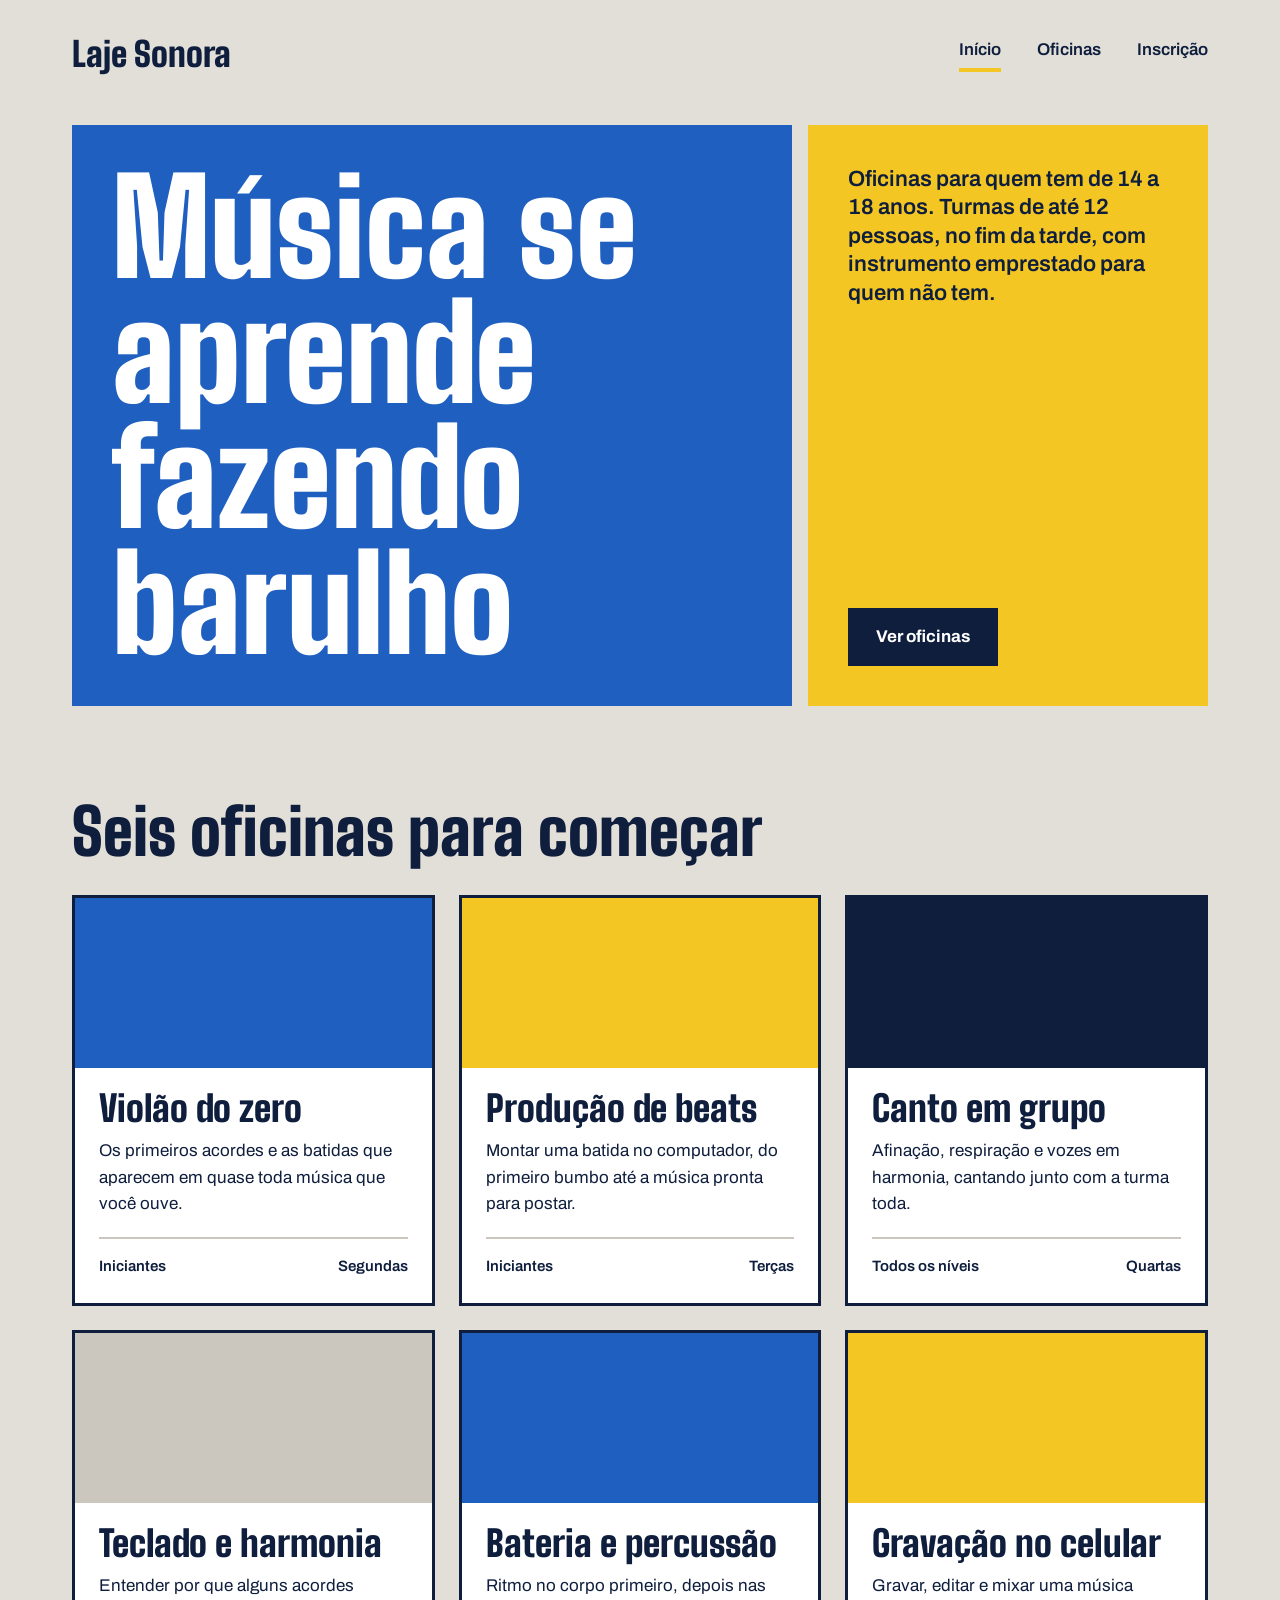
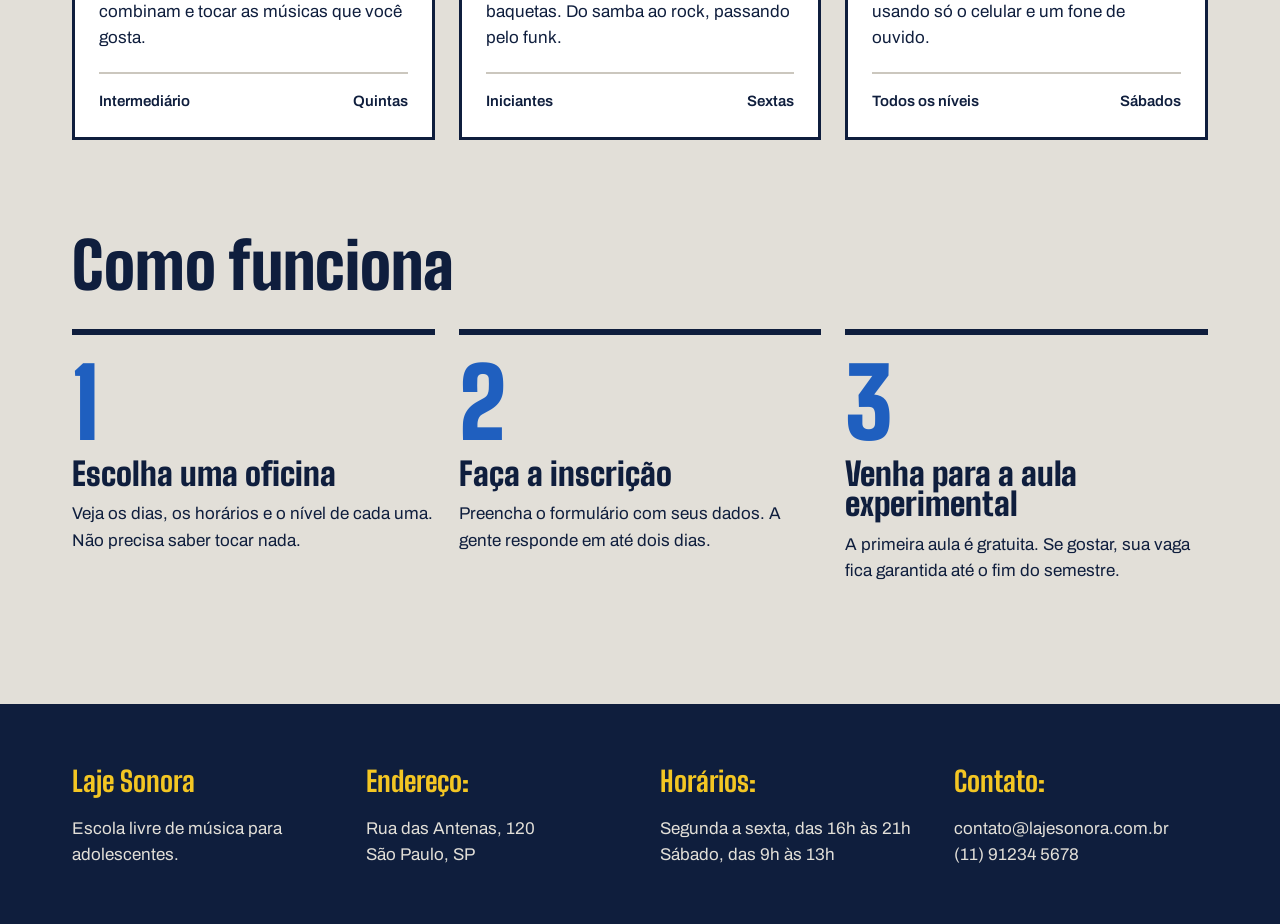
<file: index.html>
<!DOCTYPE html>
<html lang="pt-BR">
<head>
    <meta charset="UTF-8">
    <meta name="viewport" content="width=device-width, initial-scale=1.0">
    <link rel="preconnect" href="https://fonts.googleapis.com">
<link rel="preconnect" href="https://fonts.gstatic.com" crossorigin>
<link href="https://fonts.googleapis.com/css2?family=Archivo:ital,wght@0,100..900;1,100..900&family=Big+Shoulders:opsz,wght@10..72,100..900&display=swap" rel="stylesheet">
    <link rel="stylesheet" href="./index.css">
     <title>Laje Sonora | Inicio</title>
    </head>
    <body>
        <header class="topo conteudo">
            <a href="./index.html" class="logo">Laje Sonora</a>
        
            <nav class="menu">
                <a href="./index.html" class="atual">Início</a>
                <a href="./oficinas.html">Oficinas</a>
                <a href="./inscricao.html">Inscrição</a>
            </nav>
        </header>
    
        <main>
            <section class="conteudo cartazes">
    
                <div class="cartaz cartaz-principal">
                    <h1>Música se aprende fazendo barulho</h1>
                </div>
    
                <div class="cartaz cartaz-lateral">
                    <p>Oficinas para quem tem de 14 a 18 anos. Turmas de até 12 pessoas, no fim da tarde, com instrumento emprestado para quem não tem.</p>
        
                    <a href="./oficinas.html" class="botao">Ver oficinas</a>
                </div>
    
            </section>
    
            <section class="conteudo secao">
                <h2 class="titulo-secao">Seis oficinas para começar</h2>
    
                <div class="cards">
                    <article class="card">
                        <div class="foto foto-azul"></div>
                        <div class="card-texto">
                            <h3>Violão do zero</h3>
    
                            <p>Os primeiros acordes e as batidas que aparecem em quase toda música que você ouve.</p>
    
                            <div class="card-info">
                                <span>Iniciantes</span>
                                <span>Segundas</span>
                            </div>
                        </div>
                    </article>
    
                    <article class="card">
                        <div class="foto foto-amarela"></div>
                        <div class="card-texto">
                            <h3>Produção de beats</h3>
    
                            <p>Montar uma batida no computador, do primeiro bumbo até a música pronta para postar.</p>
    
                            <div class="card-info">
                                <span>Iniciantes</span>
                                <span>Terças</span>
                            </div>
                        </div>
                    </article>
    
                    <article class="card">
                        <div class="foto foto-tinta"></div>
                        <div class="card-texto">
                            <h3>Canto em grupo</h3>
    
                            <p>Afinação, respiração e vozes em harmonia, cantando junto com a turma toda.</p>
    
                            <div class="card-info">
                                <span>Todos os níveis</span>
                                <span>Quartas</span>
                            </div>
                        </div>
                    </article>
    
                    <article class="card">
                        <div class="foto"></div>
                        <div class="card-texto">
                            <h3>Teclado e harmonia</h3>
    
                            <p>Entender por que alguns acordes combinam e tocar as músicas que você gosta.</p>
    
                            <div class="card-info">
                                <span>Intermediário</span>
                                <span>Quintas</span>
                            </div>
                        </div>
                    </article>
    
                    <article class="card">
                        <div class="foto foto-azul"></div>
                        <div class="card-texto">
                            <h3>Bateria e percussão</h3>
    
                            <p>Ritmo no corpo primeiro, depois nas baquetas. Do samba ao rock, passando pelo funk.</p>
    
                            <div class="card-info">
                                <span>Iniciantes</span>
                                <span>Sextas</span>
                            </div>
                        </div>
                    </article>
    
                    <article class="card">
                        <div class="foto foto-amarela"></div>
                        <div class="card-texto">
                            <h3>Gravação no celular</h3>
    
                            <p>Gravar, editar e mixar uma música usando só o celular e um fone de ouvido.</p>
    
                            <div class="card-info">
                                <span>Todos os níveis</span>
                                <span>Sábados</span>
                            </div>
                        </div>
                    </article>
                    
    
                </div>
            </section>
    
            <section class="conteudo secao">
                <h2 class="titulo-secao">
                    Como funciona
                </h2>
            
                <div class="passos">
                    <div class="passo">
                        <p class="passo-numero">1</p>
                        <h3>Escolha uma oficina</h3>
                        <p>Veja os dias, os horários e o nível de cada uma. Não precisa saber tocar nada.</p>
                    </div>
            
                    <div class="passo">
                        <p class="passo-numero">2</p>
                        <h3>Faça a inscrição</h3>
                        <p>Preencha o formulário com seus dados. A gente responde em até dois dias.</p>
                    </div>
            
                    <div class="passo">
                        <p class="passo-numero">3</p>
                        <h3>Venha para a aula experimental</h3>
                        <p>A primeira aula é gratuita. Se gostar, sua vaga fica garantida até o fim do semestre.</p>
                    </div>
                </div>
            </section>
    
        </main>
    
        <footer class="rodape">
            <div class="conteudo rodape-colunas">
                <div class="rodape-coluna">
                    <h4>Laje Sonora</h4>
                    <p>Escola livre de música para <br> adolescentes.</p>
                </div>
        
                <div class="rodape-coluna">
                    <h4>Endereço:</h4>
                    <p>Rua das Antenas, 120 <br> São Paulo, SP</p>
                </div>
        
                <div class="rodape-coluna">
                    <h4>Horários:</h4>
                    <p>Segunda a sexta, das 16h às 21h <br> Sábado, das 9h às 13h</p>
                </div>
        
                <div class="rodape-coluna">
                    <h4>Contato:</h4>
                    <p>contato@lajesonora.com.br <br> (11) 91234 5678</p>
                </div>
            </div>
        </footer>
    </body>
    </html>
</file>
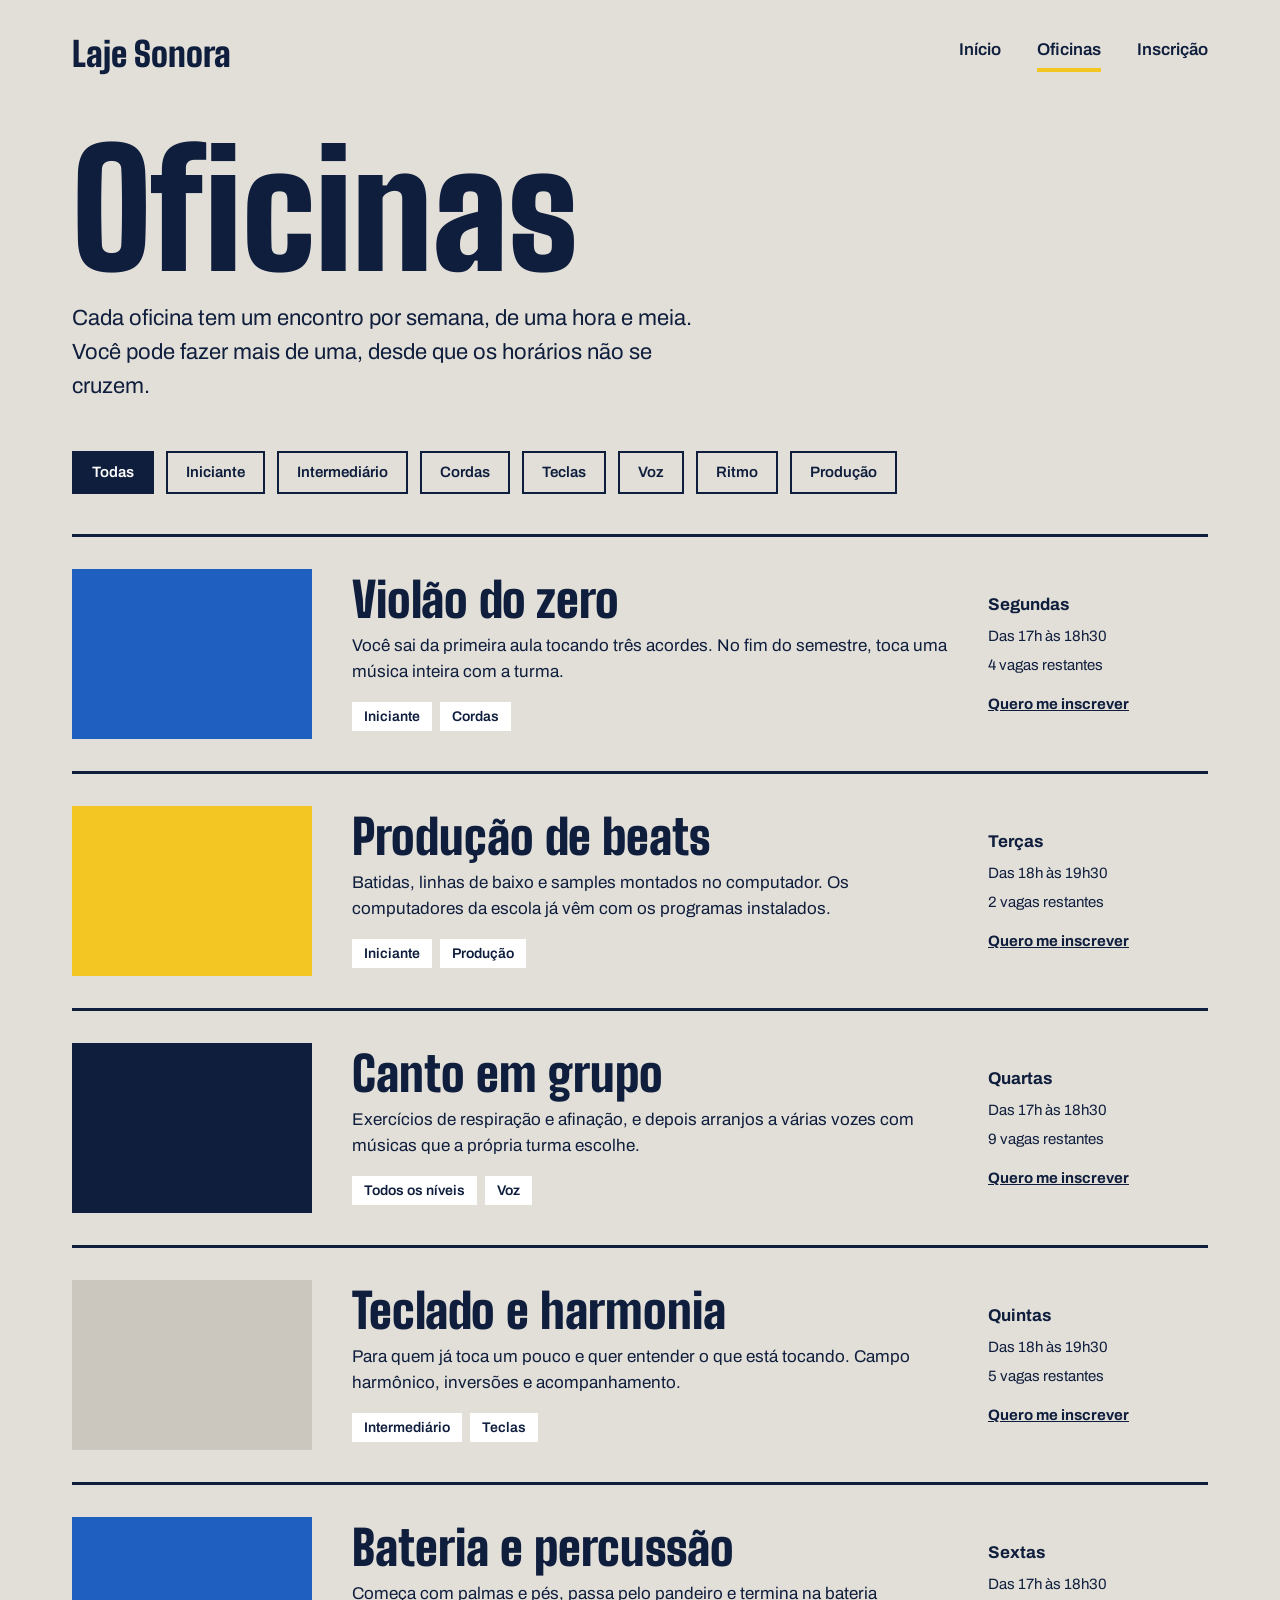
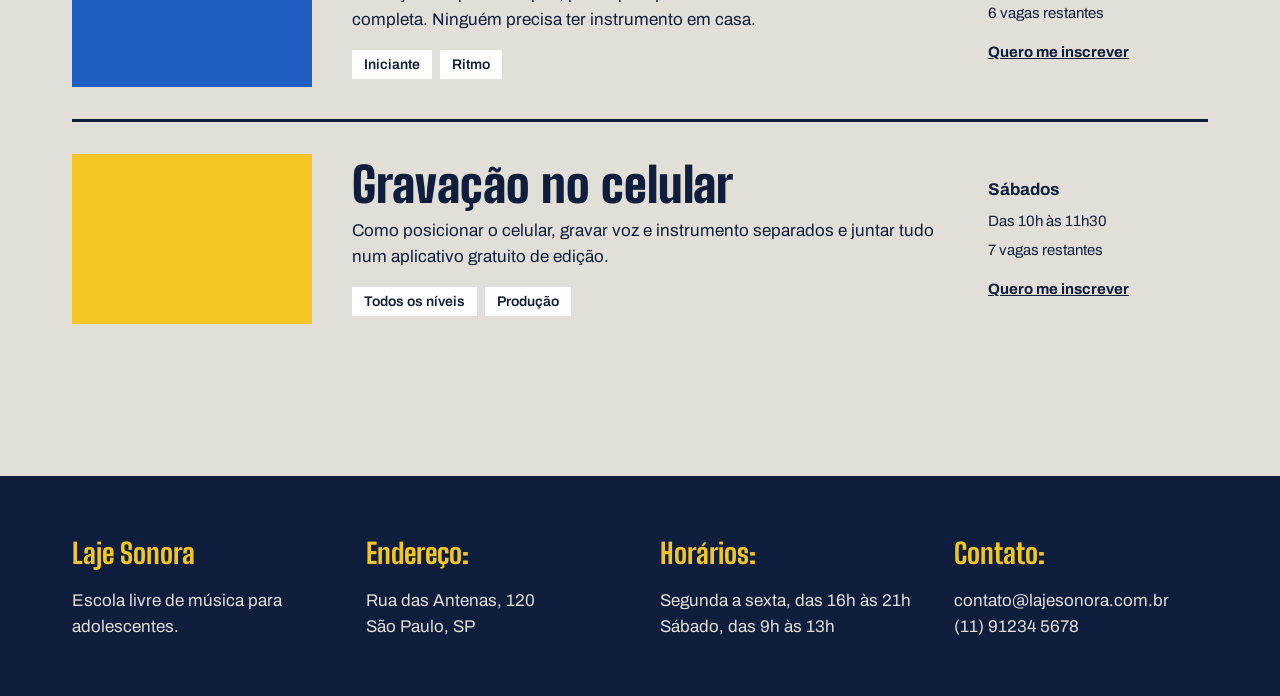
<file: oficinas.html>
<!DOCTYPE html>
<html lang="pt-BR">
<head>
    <meta charset="UTF-8">
    <meta name="viewport" content="width=device-width, initial-scale=1.0">
    <link rel="preconnect" href="https://fonts.googleapis.com">
    <link rel="preconnect" href="https://fonts.gstatic.com" crossorigin>
    <link href="https://fonts.googleapis.com/css2?family=Archivo:ital,wght@0,100..900;1,100..900&family=Big+Shoulders:opsz,wght@10..72,100..900&display=swap" rel="stylesheet">
    <link rel="stylesheet" href="./oficinas.css">
    <title>Laje Sonora | Oficinas</title>
</head>
<body>
    <header class="topo conteudo">
        <a href="./index.html" class="logo">Laje Sonora</a>

        <nav class="menu">
            <a href="./index.html">Início</a>
            <a href="./oficinas.html" class="atual">Oficinas</a>
            <a href="./inscricao.html">Inscrição</a>
        </nav>
    </header>

    <main class="conteudo">
        <h1 class="titulo-pagina">Oficinas</h1>
        <p class="subtitulo-pagina">Cada oficina tem um encontro por semana, de uma hora e meia. Você pode fazer mais de uma, desde que os horários não se cruzem.</p>

        <div class="filtros">
            <span class="filtro ativo">Todas</span>
            <span class="filtro">Iniciante</span>
            <span class="filtro">Intermediário</span>
            <span class="filtro">Cordas</span>
            <span class="filtro">Teclas</span>
            <span class="filtro">Voz</span>
            <span class="filtro">Ritmo</span>
            <span class="filtro">Produção</span>
        </div>

        <div class="lista">
            <article class="oficina">
                <div class="foto foto-azul"></div>

                <div class="oficina-texto">
                    <h2>Violão do zero</h2>
                    <p>Você sai da primeira aula tocando três acordes. No fim do semestre, toca uma música inteira com a turma.</p>

                    <div class="etiquetas">
                        <span class="etiqueta">Iniciante</span>
                        <span class="etiqueta">Cordas</span>
                    </div>
                </div>

                <div class="oficina-detalhes">
                    <strong>Segundas</strong>
                    <span>Das 17h às 18h30</span>
                    <span>4 vagas restantes</span>
                    <a href="./inscricao.html">Quero me inscrever</a>
                </div>
            </article>

            <article class="oficina">
                <div class="foto foto-amarela"></div>

                <div class="oficina-texto">
                    <h2>Produção de beats</h2>
                    <p>Batidas, linhas de baixo e samples montados no computador. Os computadores da escola já vêm com os programas instalados.</p>

                    <div class="etiquetas">
                        <span class="etiqueta">Iniciante</span>
                        <span class="etiqueta">Produção</span>
                    </div>
                </div>

                <div class="oficina-detalhes">
                    <strong>Terças</strong>
                    <span>Das 18h às 19h30</span>
                    <span>2 vagas restantes</span>
                    <a href="./inscricao.html">Quero me inscrever</a>
                </div>
            </article>

            <article class="oficina">
                <div class="foto foto-tinta"></div>

                <div class="oficina-texto">
                    <h2>Canto em grupo</h2>
                    <p>Exercícios de respiração e afinação, e depois arranjos a várias vozes com músicas que a própria turma escolhe.</p>

                    <div class="etiquetas">
                        <span class="etiqueta">Todos os níveis</span>
                        <span class="etiqueta">Voz</span>
                    </div>
                </div>

                <div class="oficina-detalhes">
                    <strong>Quartas</strong>
                    <span>Das 17h às 18h30</span>
                    <span>9 vagas restantes</span>
                    <a href="./inscricao.html">Quero me inscrever</a>
                </div>
            </article>

            <article class="oficina">
                <div class="foto"></div>

                <div class="oficina-texto">
                    <h2>Teclado e harmonia</h2>
                    <p>Para quem já toca um pouco e quer entender o que está tocando. Campo harmônico, inversões e acompanhamento.</p>

                    <div class="etiquetas">
                        <span class="etiqueta">Intermediário</span>
                        <span class="etiqueta">Teclas</span>
                    </div>
                </div>

                <div class="oficina-detalhes">
                    <strong>Quintas</strong>
                    <span>Das 18h às 19h30</span>
                    <span>5 vagas restantes</span>
                    <a href="./inscricao.html">Quero me inscrever</a>
                </div>
            </article>

            <article class="oficina">
                <div class="foto foto-azul"></div>

                <div class="oficina-texto">
                    <h2>Bateria e percussão</h2>
                    <p>Começa com palmas e pés, passa pelo pandeiro e termina na bateria completa. Ninguém precisa ter instrumento em casa.</p>

                    <div class="etiquetas">
                        <span class="etiqueta">Iniciante</span>
                        <span class="etiqueta">Ritmo</span>
                    </div>
                </div>

                <div class="oficina-detalhes">
                    <strong>Sextas</strong>
                    <span>Das 17h às 18h30</span>
                    <span>6 vagas restantes</span>
                    <a href="./inscricao.html">Quero me inscrever</a>
                </div>
            </article>

            <article class="oficina">
                <div class="foto foto-amarela"></div>

                <div class="oficina-texto">
                    <h2>Gravação no celular</h2>
                    <p>Como posicionar o celular, gravar voz e instrumento separados e juntar tudo num aplicativo gratuito de edição.</p>

                    <div class="etiquetas">
                        <span class="etiqueta">Todos os níveis</span>
                        <span class="etiqueta">Produção</span>
                    </div>
                </div>

                <div class="oficina-detalhes">
                    <strong>Sábados</strong>
                    <span>Das 10h às 11h30</span>
                    <span>7 vagas restantes</span>
                    <a href="./inscricao.html">Quero me inscrever</a>
                </div>
            </article>
        </div>
    </main>

    <footer class="rodape">
        <div class="conteudo rodape-colunas">
            <div class="rodape-coluna">
                <h4>Laje Sonora</h4>
                <p>Escola livre de música para <br> adolescentes.</p>
            </div>

            <div class="rodape-coluna">
                <h4>Endereço:</h4>
                <p>Rua das Antenas, 120 <br> São Paulo, SP</p>
            </div>

            <div class="rodape-coluna">
                <h4>Horários:</h4>
                <p>Segunda a sexta, das 16h às 21h <br> Sábado, das 9h às 13h</p>
            </div>

            <div class="rodape-coluna">
                <h4>Contato:</h4>
                <p>contato@lajesonora.com.br <br> (11) 91234 5678</p>
            </div>
        </div>
    </footer>
</body>
</html>
</file>
<file: index.css>
* {
    margin: 0;
    padding: 0;
    box-sizing: border-box;
  }

  :root {
    --concreto: #E2DFD8;
    --concreto-escuro: #CBC7BE;
    --tinta: #0F1E3D;
    --caixa-dagua: #1F5FBF;
    --fita: #F3C623;
    --branco: #FFFFFF;

    --fonte-cartaz: "Big Shoulders", "Arial Narrow", sans-serif;
    --fonte-texto: "Archivo", Arial, sans-serif;
  }

  body {
    background-color: var(--concreto);
    color: var(--tinta);
    font-family: var(--fonte-texto);
    font-size: 17px;
    line-height: 1.55;
}

a {
    color: inherit;
}

h1, h2, h3 {
    font-family: var(--fonte-cartaz);
    font-weight: 900;
    line-height: 0.95;
}

.conteudo {
    max-width: 1200px;
    margin-inline: auto;
    padding-inline: 32px;
}

.topo {
  padding-block: 28px;
  display: flex;
  justify-content: space-between; 
  align-items: center;
}

.logo {
    font-family: var(--fonte-cartaz);
    font-size: 34px;
    font-weight: 900;
    text-decoration: none;
}

.menu {
    display: flex;
    gap: 36px;
}

.menu a {
    font-weight: 600;
    text-decoration: none;
    padding-bottom: 4px;
    border-bottom: 4px solid transparent;
}

.menu a:hover {
    border-bottom-color: var(--tinta);
}

.menu a.atual {
    border-bottom-color: var(--fita);
}

.cartazes {
    margin-top: 16px;
    display: flex;
    gap: 16px;
  }
  
  .cartaz {
    padding: 40px;
  }
  
  .cartaz-principal {
    background-color: var(--caixa-dagua);
    color: var(--branco);
    flex: 2;
  }
  
  .cartaz-principal h1 {
    font-size: 132px;
    max-width: 9ch;
  }
  
  .cartaz-lateral {
    background-color: var(--fita);
    flex: 1;
    display: flex;
    flex-direction: column;
    justify-content: space-between;
    gap: 32px;
    align-items: flex-start;
  }
  
  .cartaz-lateral p {
    font-size: 22px;
    font-weight: 600;
    line-height: 1.3;
  }
  
  .botao {
    background-color: var(--tinta);
    color: var(--branco);
    font-weight: 700;
    text-decoration: none;
    padding: 16px 28px;
    border: none;
    font-family: var(--fonte-texto);
    font-size: 17px;
    cursor: pointer;
  }
  
  .botao:hover {
    background-color: var(--caixa-dagua);
  }

  .secao {
    margin-top: 96px;
  }
  
  .titulo-secao {
    font-size: 64px;
    margin-bottom: 32px;
  }
  
  .cards {
    display: flex;
    flex-wrap: wrap;
    gap: 24px;
  }

  .card {
    background-color: var(--branco);
    border: 3px solid var(--tinta);
    flex: 1 1 340px;
  }

  .card .foto {
    height: 170px;
  }
  
  .foto {
    background-color: var(--concreto-escuro);
  }
  
  .foto-azul {
    background-color: var(--caixa-dagua);
  }
  
  .foto-amarela {
    background-color: var(--fita);
  }
  
  .foto-tinta {
    background-color: var(--tinta);
  }

  .card-texto {
    padding: 24px;
  }
  
  .card h3 {
    font-size: 36px;
    margin-bottom: 12px;
  }
  
  .card-info {
    margin-top: 20px;
    padding-top: 16px;
    border-top: 2px solid var(--concreto-escuro);
    font-weight: 600;
    font-size: 15px;
    display: flex;
    justify-content: space-between;
  }

  .passos {
    display: flex;
    gap: 24px;
  }
  
  .passo {
    border-top: 6px solid var(--tinta);
    padding-top: 20px;
    flex: 1;
  }
  
  .passo-numero {
    font-family: var(--fonte-cartaz);
    font-size: 96px;
    font-weight: 900;
    line-height: 1;
    color: var(--caixa-dagua);
  }
  
  .passo h3 {
    font-size: 32px;
    margin-block: 8px 12px;
  }

  .rodape {
    margin-top: 120px;
    background-color: var(--tinta);
    color: var(--concreto);
    padding-block: 56px;
  }
  
  .rodape-colunas {
    display: flex;
    gap: 40px;
  }
  
  .rodape-coluna {
    flex: 1;
  }
  
  .rodape h4 {
    font-family: var(--fonte-cartaz);
    font-size: 28px;
    color: var(--fita);
    margin-bottom: 12px;
  }
</file>
<file: oficinas.css>
* {
    margin: 0;
    padding: 0;
    box-sizing: border-box;
}

:root {
    --concreto: #E2DFD8;
    --concreto-escuro: #CBC7BE;
    --tinta: #0F1E3D;
    --caixa-dagua: #1F5FBF;
    --fita: #F3C623;
    --branco: #FFFFFF;

    --fonte-cartaz: "Big Shoulders", "Arial Narrow", sans-serif;
    --fonte-texto: "Archivo", Arial, sans-serif;
}

body {
    background-color: var(--concreto);
    color: var(--tinta);
    font-family: var(--fonte-texto);
    font-size: 17px;
    line-height: 1.55;
}

a {
    color: inherit;
}

h1, h2, h3 {
    font-family: var(--fonte-cartaz);
    font-weight: 900;
    line-height: 0.95;
}

.conteudo {
    max-width: 1200px;
    margin-inline: auto;
    padding-inline: 32px;
}

/* Topo */
.topo {
    padding-block: 28px;
    display: flex;
    justify-content: space-between;
    align-items: center;
}

.logo {
    font-family: var(--fonte-cartaz);
    font-size: 34px;
    font-weight: 900;
    text-decoration: none;
}

.menu {
    display: flex;
    gap: 36px;
}

.menu a {
    font-weight: 600;
    text-decoration: none;
    padding-bottom: 4px;
    border-bottom: 4px solid transparent;
}

.menu a:hover {
    border-bottom-color: var(--tinta);
}

.menu a.atual {
    border-bottom-color: var(--fita);
}

/* Página de oficinas */
.titulo-pagina {
    font-size: 160px;
    margin-top: 24px;
}

.subtitulo-pagina {
    font-size: 22px;
    max-width: 640px;
    margin-top: 16px;
}

.filtros {
    margin-top: 48px;
    display: flex;
    flex-wrap: wrap;
    gap: 12px;
}

.filtro {
    border: 2px solid var(--tinta);
    padding: 8px 18px;
    font-weight: 600;
    font-size: 15px;
}

.filtro.ativo {
    background-color: var(--tinta);
    color: var(--branco);
}

.lista {
    margin-top: 40px;
}

.oficina {
    padding-block: 32px;
    border-top: 3px solid var(--tinta);
    display: flex;
    align-items: center;
    gap: 40px;
}

.oficina .foto {
    width: 240px;
    height: 170px;
    flex-shrink: 0;
}

.oficina-texto {
    flex: 1;
}

.oficina h2 {
    font-size: 48px;
    margin-bottom: 10px;
}

.etiquetas {
    margin-top: 16px;
    display: flex;
    gap: 8px;
}

.etiqueta {
    background-color: var(--branco);
    padding: 4px 12px;
    font-size: 14px;
    font-weight: 600;
}

.oficina-detalhes {
    width: 220px;
    font-size: 15px;
    display: flex;
    flex-direction: column;
    gap: 6px;
}

.oficina-detalhes strong {
    font-size: 17px;
}

.oficina-detalhes a {
    margin-top: 10px;
    font-weight: 700;
}

/* Cores das fotos */
.foto {
    background-color: var(--concreto-escuro);
}

.foto-azul {
    background-color: var(--caixa-dagua);
}

.foto-amarela {
    background-color: var(--fita);
}

.foto-tinta {
    background-color: var(--tinta);
}

.rodape {
    margin-top: 120px;
    background-color: var(--tinta);
    color: var(--concreto);
    padding-block: 56px;
}

.rodape-colunas {
    display: flex;
    gap: 40px;
}

.rodape-coluna {
    flex: 1;
}

.rodape h4 {
    font-family: var(--fonte-cartaz);
    font-size: 28px;
    color: var(--fita);
    margin-bottom: 12px;
}
</file>
